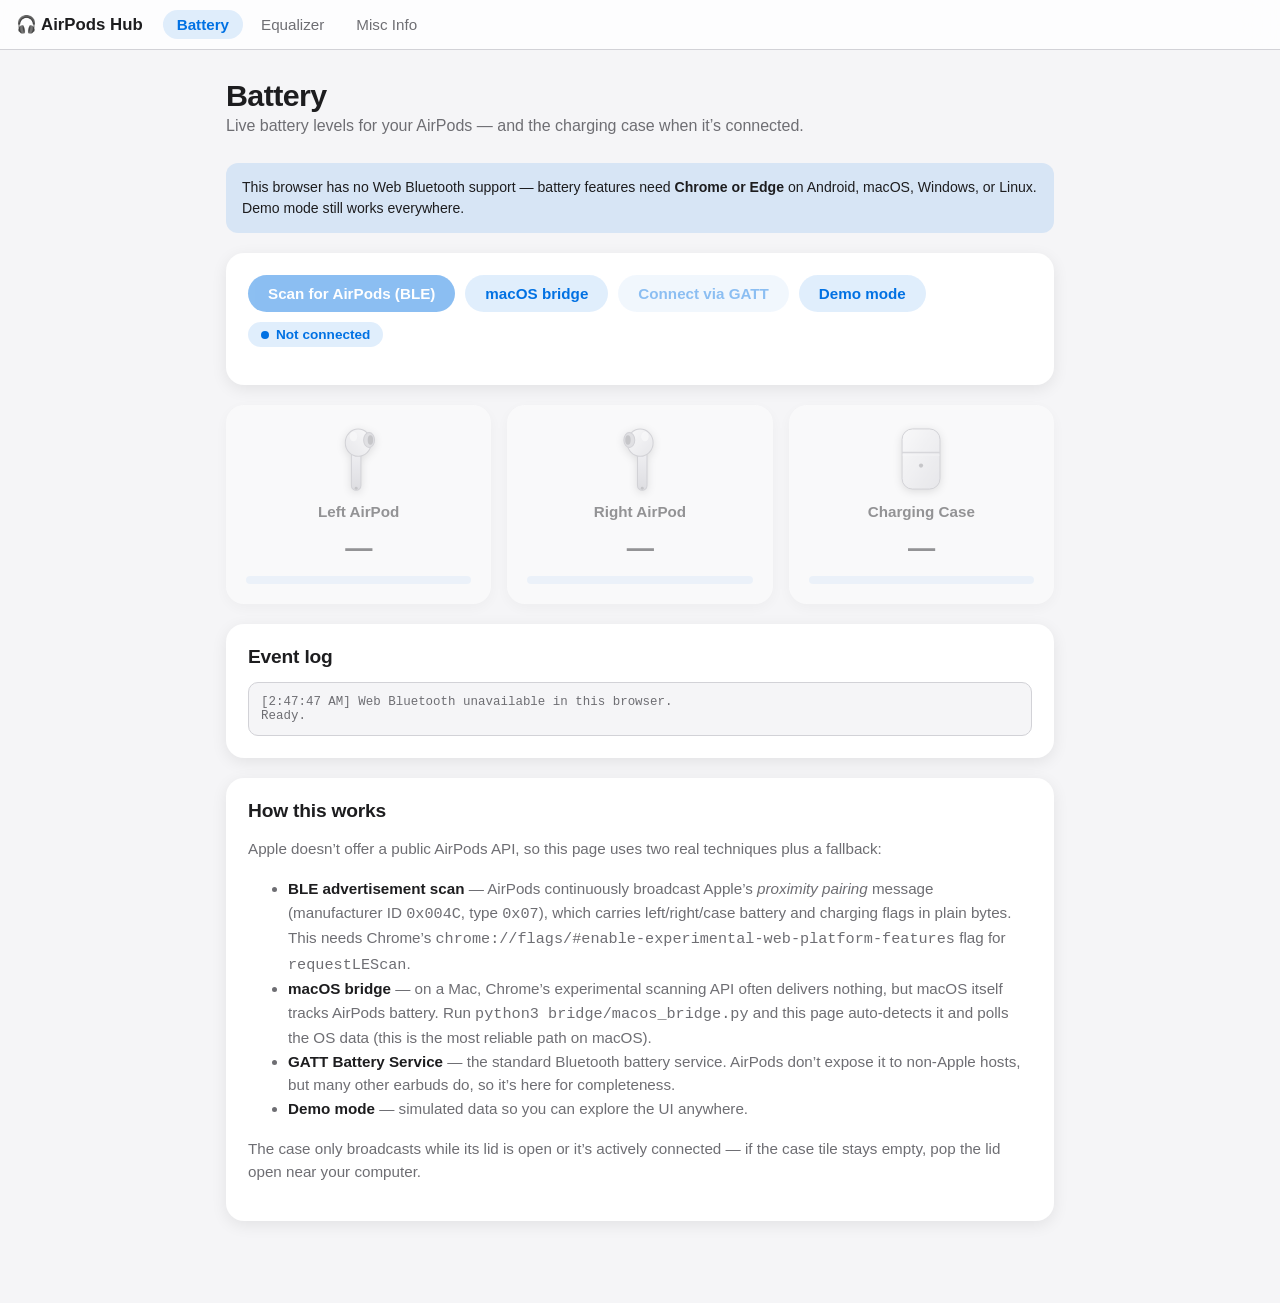
<file: index.html>
<!DOCTYPE html>
<html lang="en">
<head>
  <meta charset="UTF-8" />
  <meta name="viewport" content="width=device-width, initial-scale=1.0" />
  <title>AirPods Hub — Battery</title>
  <link rel="stylesheet" href="css/styles.css" />
  <link rel="icon" href="data:image/svg+xml,<svg xmlns='http://www.w3.org/2000/svg' viewBox='0 0 100 100'><text y='.9em' font-size='90'>🎧</text></svg>" />
</head>
<body>
  <nav>
    <span class="brand">🎧 AirPods Hub</span>
    <a href="index.html" class="active">Battery</a>
    <a href="equalizer.html">Equalizer</a>
    <a href="info.html">Misc Info</a>
  </nav>

  <main>
    <h1>Battery</h1>
    <p class="subtitle">Live battery levels for your AirPods — and the charging case when it’s connected.</p>

    <div id="compat-notice" class="notice" hidden></div>

    <div class="card">
      <div class="btn-row">
        <button id="btn-scan">Scan for AirPods (BLE)</button>
        <button id="btn-bridge" class="secondary">macOS bridge</button>
        <button id="btn-gatt" class="secondary">Connect via GATT</button>
        <button id="btn-demo" class="secondary">Demo mode</button>
        <span id="status" class="status-pill"><span class="dot"></span><span id="status-text">Not connected</span></span>
      </div>
      <p class="meta-line" id="device-meta"></p>
    </div>

    <div class="battery-grid">
      <div class="battery-tile" id="tile-left">
        <span class="charging-badge">⚡️</span>
        <div class="icon"></div>
        <div class="label">Left AirPod</div>
        <div class="pct">—</div>
        <div class="battery-bar"><div class="fill"></div></div>
      </div>
      <div class="battery-tile" id="tile-right">
        <span class="charging-badge">⚡️</span>
        <div class="icon"></div>
        <div class="label">Right AirPod</div>
        <div class="pct">—</div>
        <div class="battery-bar"><div class="fill"></div></div>
      </div>
      <div class="battery-tile" id="tile-case">
        <span class="charging-badge">⚡️</span>
        <div class="icon"></div>
        <div class="label">Charging Case</div>
        <div class="pct">—</div>
        <div class="battery-bar"><div class="fill"></div></div>
      </div>
    </div>

    <div class="card" style="margin-top: 20px;">
      <h2>Event log</h2>
      <div class="log" id="log">Ready.</div>
    </div>

    <div class="card">
      <h2>How this works</h2>
      <p>
        Apple doesn’t offer a public AirPods API, so this page uses two real techniques plus a fallback:
      </p>
      <ul>
        <li><strong>BLE advertisement scan</strong> — AirPods continuously broadcast Apple’s
          <em>proximity pairing</em> message (manufacturer ID <code>0x004C</code>, type <code>0x07</code>),
          which carries left/right/case battery and charging flags in plain bytes. This needs Chrome’s
          <code>chrome://flags/#enable-experimental-web-platform-features</code> flag for
          <code>requestLEScan</code>.</li>
        <li><strong>macOS bridge</strong> — on a Mac, Chrome’s experimental scanning API often delivers
          nothing, but macOS itself tracks AirPods battery. Run
          <code>python3 bridge/macos_bridge.py</code> and this page auto-detects it and polls the OS data
          (this is the most reliable path on macOS).</li>
        <li><strong>GATT Battery Service</strong> — the standard Bluetooth battery service. AirPods don’t
          expose it to non-Apple hosts, but many other earbuds do, so it’s here for completeness.</li>
        <li><strong>Demo mode</strong> — simulated data so you can explore the UI anywhere.</li>
      </ul>
      <p>
        The case only broadcasts while its lid is open or it’s actively connected — if the case tile stays
        empty, pop the lid open near your computer.
      </p>
    </div>
  </main>

  <script src="js/airpods-art.js"></script>
  <script src="js/battery.js"></script>
</body>
</html>
</file>
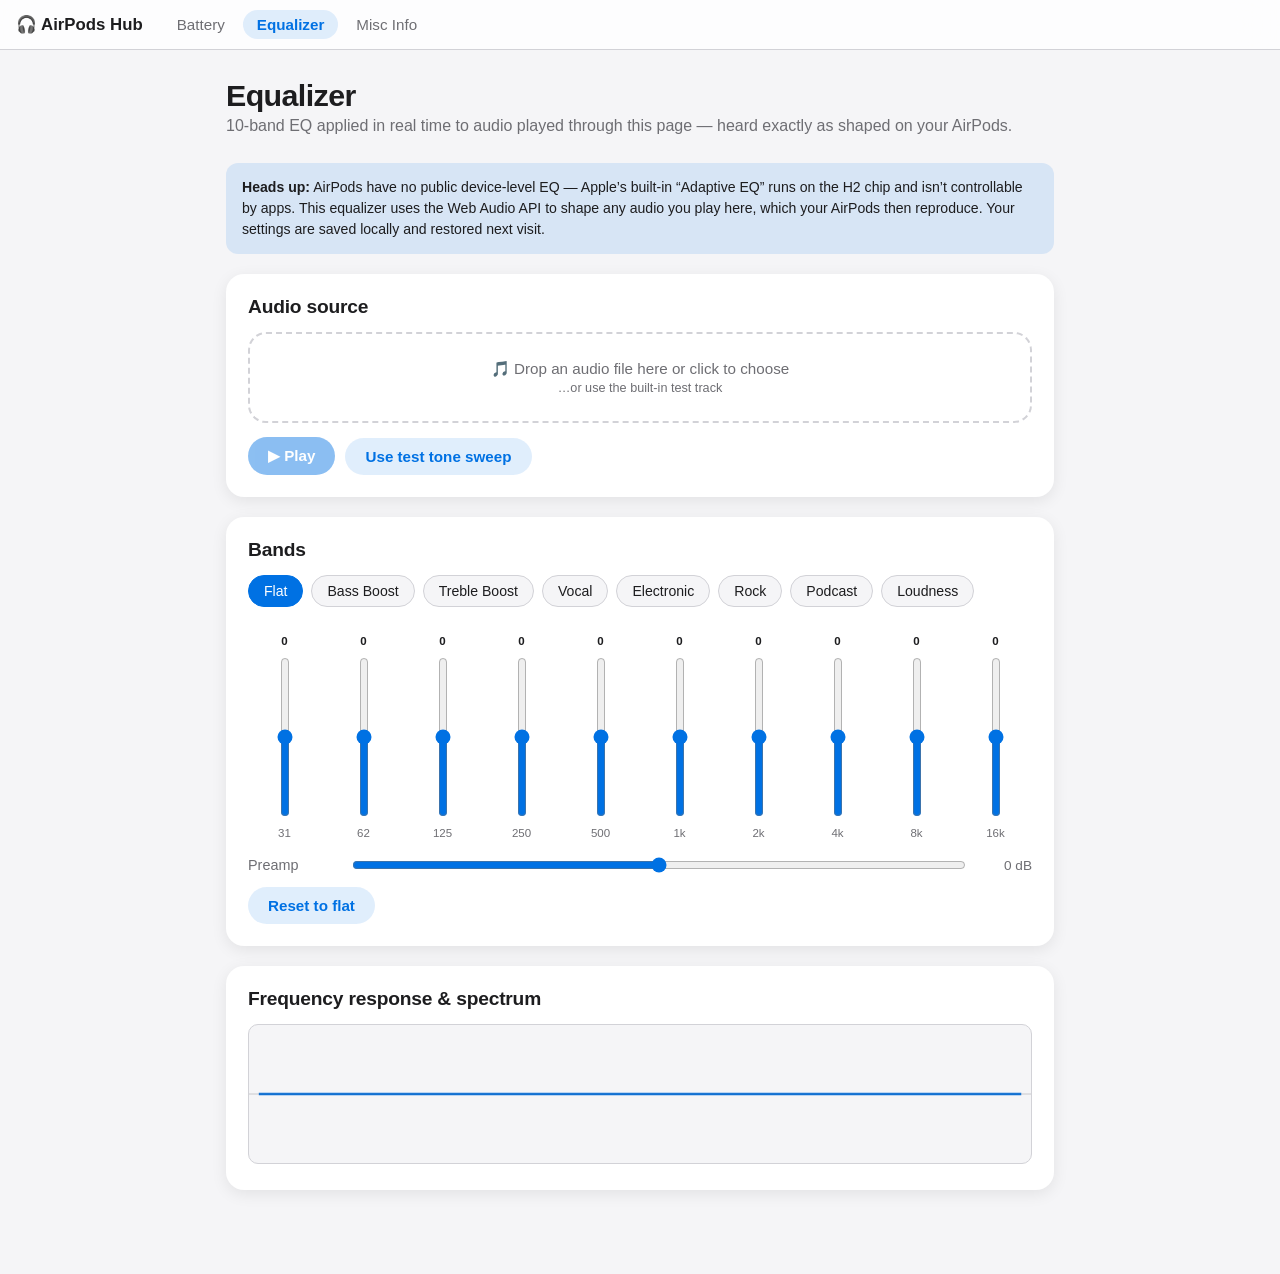
<file: equalizer.html>
<!DOCTYPE html>
<html lang="en">
<head>
  <meta charset="UTF-8" />
  <meta name="viewport" content="width=device-width, initial-scale=1.0" />
  <title>AirPods Hub — Equalizer</title>
  <link rel="stylesheet" href="css/styles.css" />
  <link rel="icon" href="data:image/svg+xml,<svg xmlns='http://www.w3.org/2000/svg' viewBox='0 0 100 100'><text y='.9em' font-size='90'>🎧</text></svg>" />
</head>
<body>
  <nav>
    <span class="brand">🎧 AirPods Hub</span>
    <a href="index.html">Battery</a>
    <a href="equalizer.html" class="active">Equalizer</a>
    <a href="info.html">Misc Info</a>
  </nav>

  <main>
    <h1>Equalizer</h1>
    <p class="subtitle">10-band EQ applied in real time to audio played through this page — heard exactly as shaped on your AirPods.</p>

    <div class="notice">
      <strong>Heads up:</strong> AirPods have no public device-level EQ — Apple’s built-in “Adaptive EQ”
      runs on the H2 chip and isn’t controllable by apps. This equalizer uses the Web Audio API to shape
      any audio you play here, which your AirPods then reproduce. Your settings are saved locally and
      restored next visit.
    </div>

    <div class="card">
      <h2>Audio source</h2>
      <div class="drop-zone" id="drop-zone">
        🎵 Drop an audio file here or click to choose<br />
        <small>…or use the built-in test track</small>
      </div>
      <input type="file" id="file-input" accept="audio/*" />
      <div class="btn-row" style="margin-top: 14px;">
        <button id="btn-play" disabled>▶︎ Play</button>
        <button id="btn-test" class="secondary">Use test tone sweep</button>
        <span id="track-name" class="meta-line" style="margin: 0;"></span>
      </div>
    </div>

    <div class="card">
      <h2>Bands</h2>
      <div class="preset-row" id="presets"></div>
      <div class="eq-bands" id="eq-bands"></div>
      <div class="slider-row">
        <label for="preamp">Preamp</label>
        <input type="range" id="preamp" min="-12" max="12" step="0.5" value="0" />
        <span class="val" id="preamp-val">0 dB</span>
      </div>
      <div class="btn-row">
        <button id="btn-reset" class="secondary">Reset to flat</button>
      </div>
    </div>

    <div class="card">
      <h2>Frequency response & spectrum</h2>
      <canvas class="eq-canvas" id="eq-canvas" width="800" height="140"></canvas>
    </div>
  </main>

  <script src="js/equalizer.js"></script>
</body>
</html>
</file>
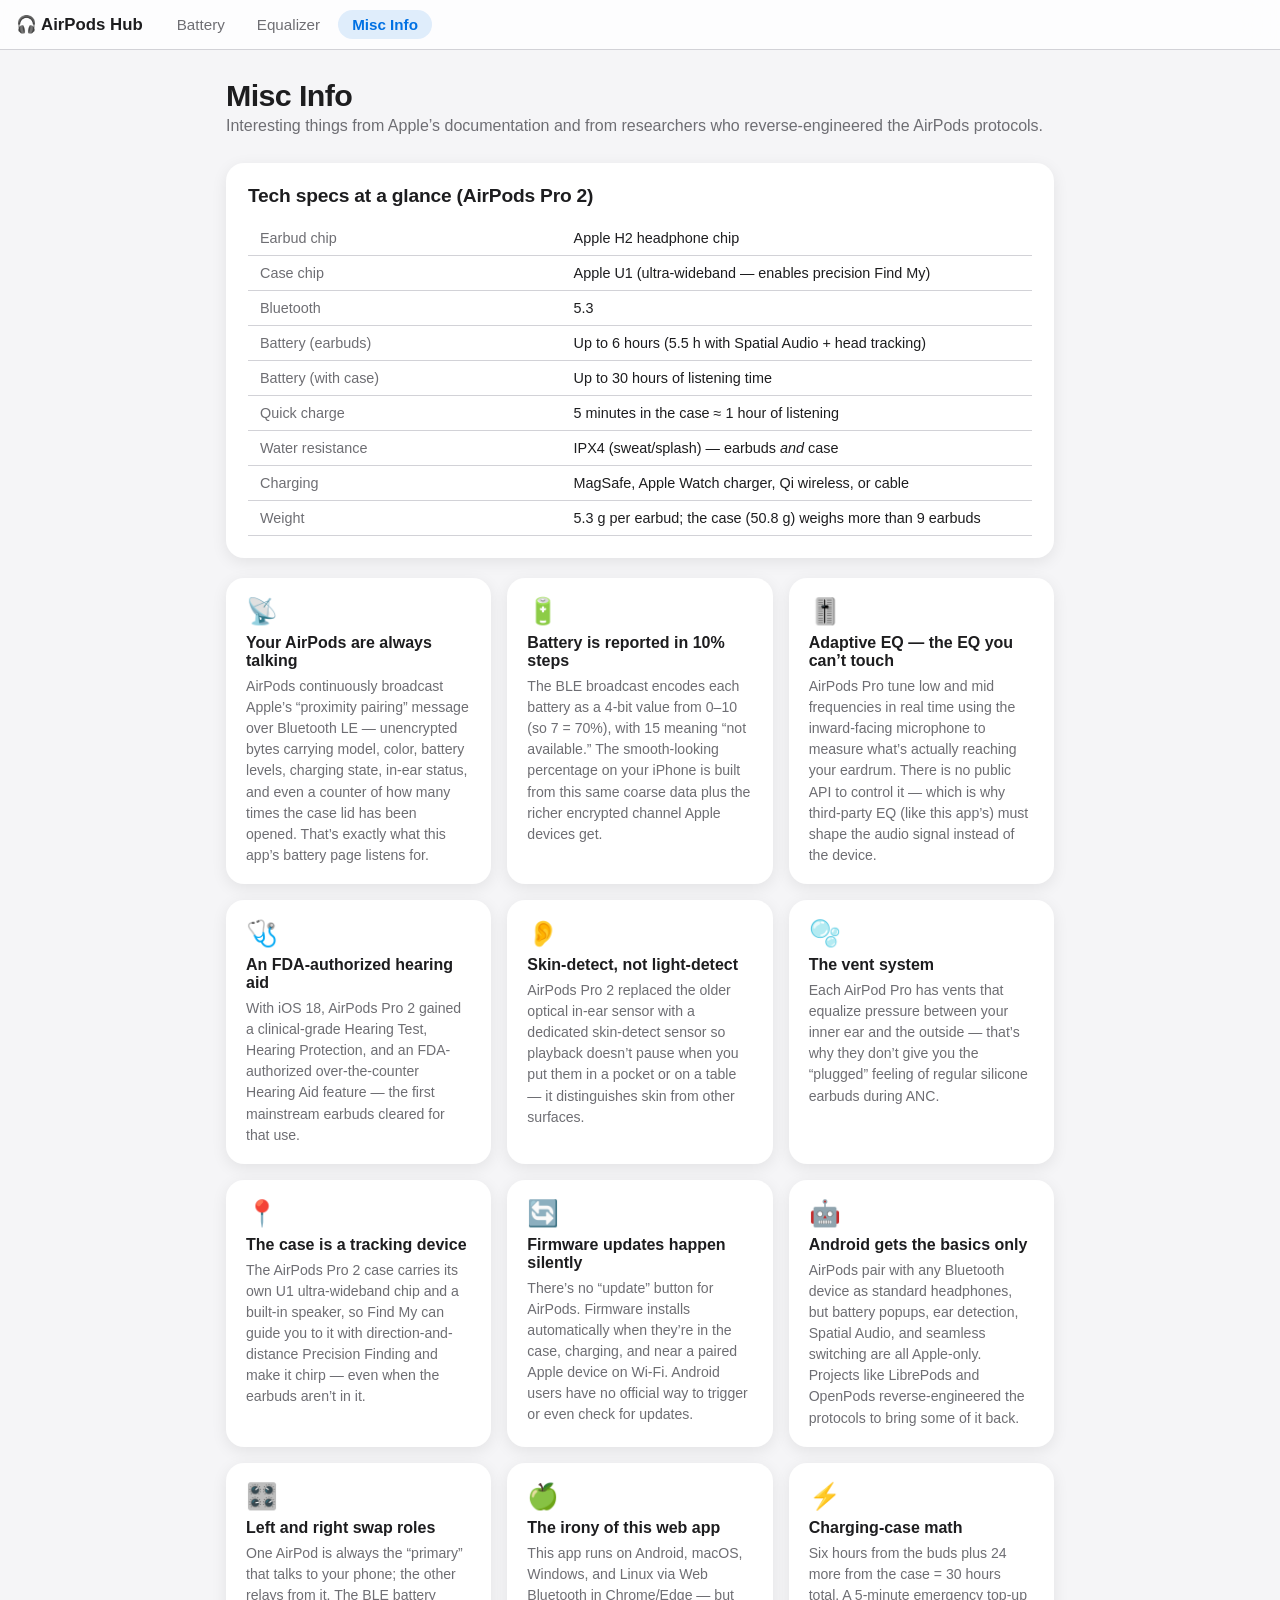
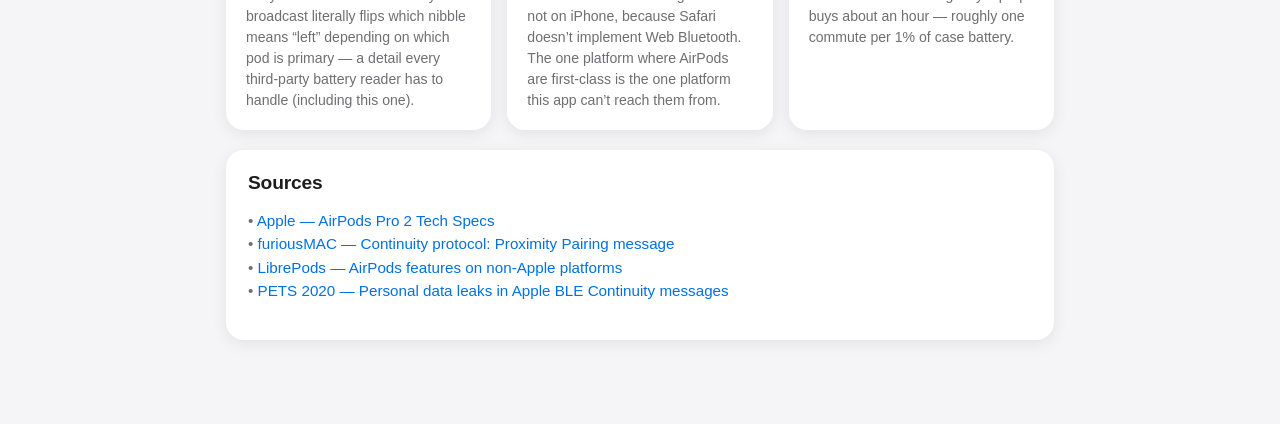
<file: info.html>
<!DOCTYPE html>
<html lang="en">
<head>
  <meta charset="UTF-8" />
  <meta name="viewport" content="width=device-width, initial-scale=1.0" />
  <title>AirPods Hub — Misc Info</title>
  <link rel="stylesheet" href="css/styles.css" />
  <link rel="icon" href="data:image/svg+xml,<svg xmlns='http://www.w3.org/2000/svg' viewBox='0 0 100 100'><text y='.9em' font-size='90'>🎧</text></svg>" />
</head>
<body>
  <nav>
    <span class="brand">🎧 AirPods Hub</span>
    <a href="index.html">Battery</a>
    <a href="equalizer.html">Equalizer</a>
    <a href="info.html" class="active">Misc Info</a>
  </nav>

  <main>
    <h1>Misc Info</h1>
    <p class="subtitle">Interesting things from Apple’s documentation and from researchers who reverse-engineered the AirPods protocols.</p>

    <div class="card">
      <h2>Tech specs at a glance (AirPods Pro 2)</h2>
      <table class="spec-table">
        <tr><td>Earbud chip</td><td>Apple H2 headphone chip</td></tr>
        <tr><td>Case chip</td><td>Apple U1 (ultra-wideband — enables precision Find My)</td></tr>
        <tr><td>Bluetooth</td><td>5.3</td></tr>
        <tr><td>Battery (earbuds)</td><td>Up to 6 hours (5.5 h with Spatial Audio + head tracking)</td></tr>
        <tr><td>Battery (with case)</td><td>Up to 30 hours of listening time</td></tr>
        <tr><td>Quick charge</td><td>5 minutes in the case ≈ 1 hour of listening</td></tr>
        <tr><td>Water resistance</td><td>IPX4 (sweat/splash) — earbuds <em>and</em> case</td></tr>
        <tr><td>Charging</td><td>MagSafe, Apple Watch charger, Qi wireless, or cable</td></tr>
        <tr><td>Weight</td><td>5.3 g per earbud; the case (50.8 g) weighs more than 9 earbuds</td></tr>
      </table>
    </div>

    <div class="fact-grid">
      <div class="fact">
        <span class="emoji">📡</span>
        <h3>Your AirPods are always talking</h3>
        <p>AirPods continuously broadcast Apple’s “proximity pairing” message over Bluetooth LE —
        unencrypted bytes carrying model, color, battery levels, charging state, in-ear status, and even
        a counter of how many times the case lid has been opened. That’s exactly what this app’s battery
        page listens for.</p>
      </div>

      <div class="fact">
        <span class="emoji">🔋</span>
        <h3>Battery is reported in 10% steps</h3>
        <p>The BLE broadcast encodes each battery as a 4-bit value from 0–10 (so 7 = 70%), with 15 meaning
        “not available.” The smooth-looking percentage on your iPhone is built from this same coarse data
        plus the richer encrypted channel Apple devices get.</p>
      </div>

      <div class="fact">
        <span class="emoji">🎚️</span>
        <h3>Adaptive EQ — the EQ you can’t touch</h3>
        <p>AirPods Pro tune low and mid frequencies in real time using the inward-facing microphone to
        measure what’s actually reaching your eardrum. There is no public API to control it — which is why
        third-party EQ (like this app’s) must shape the audio signal instead of the device.</p>
      </div>

      <div class="fact">
        <span class="emoji">🩺</span>
        <h3>An FDA-authorized hearing aid</h3>
        <p>With iOS 18, AirPods Pro 2 gained a clinical-grade Hearing Test, Hearing Protection, and an
        FDA-authorized over-the-counter Hearing Aid feature — the first mainstream earbuds cleared for
        that use.</p>
      </div>

      <div class="fact">
        <span class="emoji">👂</span>
        <h3>Skin-detect, not light-detect</h3>
        <p>AirPods Pro 2 replaced the older optical in-ear sensor with a dedicated skin-detect sensor so
        playback doesn’t pause when you put them in a pocket or on a table — it distinguishes skin from
        other surfaces.</p>
      </div>

      <div class="fact">
        <span class="emoji">🫧</span>
        <h3>The vent system</h3>
        <p>Each AirPod Pro has vents that equalize pressure between your inner ear and the outside —
        that’s why they don’t give you the “plugged” feeling of regular silicone earbuds during ANC.</p>
      </div>

      <div class="fact">
        <span class="emoji">📍</span>
        <h3>The case is a tracking device</h3>
        <p>The AirPods Pro 2 case carries its own U1 ultra-wideband chip and a built-in speaker, so Find My
        can guide you to it with direction-and-distance Precision Finding and make it chirp — even when the
        earbuds aren’t in it.</p>
      </div>

      <div class="fact">
        <span class="emoji">🔄</span>
        <h3>Firmware updates happen silently</h3>
        <p>There’s no “update” button for AirPods. Firmware installs automatically when they’re in the
        case, charging, and near a paired Apple device on Wi-Fi. Android users have no official way to
        trigger or even check for updates.</p>
      </div>

      <div class="fact">
        <span class="emoji">🤖</span>
        <h3>Android gets the basics only</h3>
        <p>AirPods pair with any Bluetooth device as standard headphones, but battery popups, ear
        detection, Spatial Audio, and seamless switching are all Apple-only. Projects like LibrePods and
        OpenPods reverse-engineered the protocols to bring some of it back.</p>
      </div>

      <div class="fact">
        <span class="emoji">🎛️</span>
        <h3>Left and right swap roles</h3>
        <p>One AirPod is always the “primary” that talks to your phone; the other relays from it. The BLE
        battery broadcast literally flips which nibble means “left” depending on which pod is primary —
        a detail every third-party battery reader has to handle (including this one).</p>
      </div>

      <div class="fact">
        <span class="emoji">🍏</span>
        <h3>The irony of this web app</h3>
        <p>This app runs on Android, macOS, Windows, and Linux via Web Bluetooth in Chrome/Edge — but not
        on iPhone, because Safari doesn’t implement Web Bluetooth. The one platform where AirPods are
        first-class is the one platform this app can’t reach them from.</p>
      </div>

      <div class="fact">
        <span class="emoji">⚡</span>
        <h3>Charging-case math</h3>
        <p>Six hours from the buds plus 24 more from the case = 30 hours total. A 5-minute emergency
        top-up buys about an hour — roughly one commute per 1% of case battery.</p>
      </div>
    </div>

    <div class="card" style="margin-top: 20px;">
      <h2>Sources</h2>
      <p class="sources">
        • <a href="https://support.apple.com/en-us/111851" target="_blank" rel="noopener">Apple — AirPods Pro 2 Tech Specs</a><br />
        • <a href="https://github.com/furiousMAC/continuity/blob/master/messages/proximity_pairing.md" target="_blank" rel="noopener">furiousMAC — Continuity protocol: Proximity Pairing message</a><br />
        • <a href="https://github.com/kavishdevar/librepods" target="_blank" rel="noopener">LibrePods — AirPods features on non-Apple platforms</a><br />
        • <a href="https://petsymposium.org/popets/2020/popets-2020-0003.pdf" target="_blank" rel="noopener">PETS 2020 — Personal data leaks in Apple BLE Continuity messages</a>
      </p>
    </div>
  </main>
</body>
</html>
</file>
<file: css/styles.css>
/* AirPods Web App — shared styles */

:root {
  --bg: #f5f5f7;
  --surface: #ffffff;
  --text: #1d1d1f;
  --text-dim: #6e6e73;
  --accent: #0071e3;
  --accent-soft: rgba(0, 113, 227, 0.12);
  --green: #30d158;
  --yellow: #ffd60a;
  --red: #ff453a;
  --border: #d2d2d7;
  --shadow: 0 4px 16px rgba(0, 0, 0, 0.08);
  --radius: 18px;
}

@media (prefers-color-scheme: dark) {
  :root {
    --bg: #000000;
    --surface: #1c1c1e;
    --text: #f5f5f7;
    --text-dim: #98989d;
    --accent: #0a84ff;
    --accent-soft: rgba(10, 132, 255, 0.18);
    --border: #38383a;
    --shadow: 0 4px 16px rgba(0, 0, 0, 0.5);
  }
}

* { box-sizing: border-box; }

body {
  margin: 0;
  font-family: -apple-system, BlinkMacSystemFont, "Segoe UI", Roboto,
    "Helvetica Neue", Arial, sans-serif;
  background: var(--bg);
  color: var(--text);
  -webkit-font-smoothing: antialiased;
  min-height: 100vh;
}

/* ---- Nav ---- */
nav {
  position: sticky;
  top: 0;
  z-index: 10;
  display: flex;
  align-items: center;
  gap: 4px;
  padding: 10px 16px;
  background: color-mix(in srgb, var(--surface) 80%, transparent);
  backdrop-filter: blur(20px);
  border-bottom: 1px solid var(--border);
}

nav .brand {
  font-weight: 700;
  font-size: 1.05rem;
  margin-right: 16px;
  display: flex;
  align-items: center;
  gap: 8px;
}

nav a {
  color: var(--text-dim);
  text-decoration: none;
  padding: 6px 14px;
  border-radius: 99px;
  font-size: 0.95rem;
  transition: background 0.15s, color 0.15s;
}

nav a:hover { color: var(--text); }

nav a.active {
  background: var(--accent-soft);
  color: var(--accent);
  font-weight: 600;
}

main {
  max-width: 860px;
  margin: 0 auto;
  padding: 28px 16px 64px;
}

h1 { font-size: 1.9rem; margin: 0 0 4px; letter-spacing: -0.02em; }
.subtitle { color: var(--text-dim); margin: 0 0 28px; font-size: 1rem; }

/* ---- Cards ---- */
.card {
  background: var(--surface);
  border-radius: var(--radius);
  padding: 22px;
  box-shadow: var(--shadow);
  margin-bottom: 20px;
}

.card h2 {
  margin: 0 0 14px;
  font-size: 1.2rem;
  letter-spacing: -0.01em;
}

.card h3 { font-size: 1rem; margin: 18px 0 8px; }
.card p, .card li { color: var(--text-dim); line-height: 1.55; font-size: 0.95rem; }
.card strong { color: var(--text); }

/* ---- Buttons ---- */
button, .btn {
  font: inherit;
  border: none;
  cursor: pointer;
  background: var(--accent);
  color: #fff;
  padding: 10px 20px;
  border-radius: 99px;
  font-size: 0.95rem;
  font-weight: 600;
  transition: filter 0.15s, transform 0.05s;
}

button:hover { filter: brightness(1.1); }
button:active { transform: scale(0.97); }
button:disabled { opacity: 0.45; cursor: not-allowed; }

button.secondary {
  background: var(--accent-soft);
  color: var(--accent);
}

.btn-row { display: flex; flex-wrap: wrap; gap: 10px; align-items: center; }

/* ---- Status pill ---- */
.status-pill {
  display: inline-flex;
  align-items: center;
  gap: 7px;
  padding: 5px 13px;
  border-radius: 99px;
  font-size: 0.85rem;
  font-weight: 600;
  background: var(--accent-soft);
  color: var(--accent);
}

.status-pill .dot {
  width: 8px; height: 8px; border-radius: 50%;
  background: currentColor;
}

.status-pill.live { background: rgba(48, 209, 88, 0.15); color: var(--green); }
.status-pill.live .dot { animation: pulse 1.4s ease infinite; }

@keyframes pulse {
  0%, 100% { opacity: 1; }
  50% { opacity: 0.3; }
}

/* ---- Battery grid ---- */
.battery-grid {
  display: grid;
  grid-template-columns: repeat(auto-fit, minmax(180px, 1fr));
  gap: 16px;
}

.battery-tile {
  background: var(--surface);
  border-radius: var(--radius);
  box-shadow: var(--shadow);
  padding: 20px;
  text-align: center;
  position: relative;
  opacity: 0.45;
  transition: opacity 0.3s;
}

.battery-tile.available { opacity: 1; }

.battery-tile .icon {
  height: 68px;
  display: flex;
  align-items: center;
  justify-content: center;
}

.battery-tile .icon svg {
  height: 100%;
  width: auto;
  filter: drop-shadow(0 2px 4px rgba(0, 0, 0, 0.25));
}
.battery-tile .label {
  font-weight: 600;
  margin: 10px 0 12px;
  font-size: 0.95rem;
}

.battery-tile .pct {
  font-size: 1.7rem;
  font-weight: 700;
  letter-spacing: -0.02em;
  font-variant-numeric: tabular-nums;
}

.battery-tile .charging-badge {
  position: absolute;
  top: 12px;
  right: 14px;
  font-size: 1rem;
  display: none;
}

.battery-tile.charging .charging-badge { display: block; }

.battery-bar {
  height: 8px;
  border-radius: 99px;
  background: var(--accent-soft);
  margin-top: 12px;
  overflow: hidden;
}

.battery-bar .fill {
  height: 100%;
  border-radius: 99px;
  background: var(--green);
  width: 0%;
  transition: width 0.5s ease, background 0.5s;
}

.meta-line { color: var(--text-dim); font-size: 0.85rem; margin-top: 16px; }

/* ---- Log ---- */
.log {
  font-family: ui-monospace, SFMono-Regular, Menlo, monospace;
  font-size: 0.78rem;
  background: var(--bg);
  border: 1px solid var(--border);
  border-radius: 10px;
  padding: 12px;
  max-height: 180px;
  overflow-y: auto;
  white-space: pre-wrap;
  color: var(--text-dim);
}

/* ---- EQ ---- */
.eq-bands {
  display: flex;
  gap: 6px;
  justify-content: space-between;
  padding: 10px 0 4px;
}

.eq-band {
  display: flex;
  flex-direction: column;
  align-items: center;
  gap: 8px;
  flex: 1;
}

.eq-band input[type="range"] {
  writing-mode: vertical-lr;
  direction: rtl;
  width: 28px;
  height: 160px;
  accent-color: var(--accent);
  cursor: pointer;
}

.eq-band .freq { font-size: 0.72rem; color: var(--text-dim); white-space: nowrap; }
.eq-band .gain {
  font-size: 0.72rem;
  font-weight: 600;
  font-variant-numeric: tabular-nums;
  min-height: 1em;
}

.preset-row { display: flex; flex-wrap: wrap; gap: 8px; margin-bottom: 18px; }

.preset-row button {
  background: var(--bg);
  color: var(--text);
  border: 1px solid var(--border);
  font-weight: 500;
  padding: 7px 15px;
  font-size: 0.88rem;
}

.preset-row button.active {
  background: var(--accent);
  color: #fff;
  border-color: var(--accent);
}

canvas.eq-canvas {
  width: 100%;
  height: 140px;
  border-radius: 10px;
  background: var(--bg);
  border: 1px solid var(--border);
}

.slider-row {
  display: flex;
  align-items: center;
  gap: 12px;
  margin: 12px 0;
}

.slider-row label { min-width: 90px; font-size: 0.9rem; color: var(--text-dim); }
.slider-row input[type="range"] { flex: 1; accent-color: var(--accent); }
.slider-row .val {
  min-width: 52px; text-align: right; font-size: 0.85rem;
  font-variant-numeric: tabular-nums; color: var(--text-dim);
}

input[type="file"] { display: none; }

.drop-zone {
  border: 2px dashed var(--border);
  border-radius: var(--radius);
  padding: 26px;
  text-align: center;
  color: var(--text-dim);
  cursor: pointer;
  transition: border-color 0.2s, background 0.2s;
  font-size: 0.95rem;
}

.drop-zone:hover, .drop-zone.over {
  border-color: var(--accent);
  background: var(--accent-soft);
}

/* ---- Info page ---- */
.fact-grid {
  display: grid;
  grid-template-columns: repeat(auto-fit, minmax(240px, 1fr));
  gap: 16px;
}

.fact {
  background: var(--surface);
  border-radius: var(--radius);
  box-shadow: var(--shadow);
  padding: 18px 20px;
}

.fact .emoji { font-size: 1.6rem; }
.fact h3 { margin: 8px 0 6px; font-size: 1rem; }
.fact p { margin: 0; color: var(--text-dim); font-size: 0.88rem; line-height: 1.5; }

.sources { font-size: 0.82rem; color: var(--text-dim); }
.sources a { color: var(--accent); text-decoration: none; }
.sources a:hover { text-decoration: underline; }

table.spec-table {
  width: 100%;
  border-collapse: collapse;
  font-size: 0.9rem;
}

table.spec-table td, table.spec-table th {
  padding: 9px 12px;
  border-bottom: 1px solid var(--border);
  text-align: left;
}

table.spec-table th { color: var(--text-dim); font-weight: 600; }
table.spec-table td:first-child { color: var(--text-dim); width: 40%; }

.notice {
  background: var(--accent-soft);
  border-radius: 12px;
  padding: 14px 16px;
  font-size: 0.88rem;
  color: var(--text);
  line-height: 1.5;
  margin-bottom: 20px;
}
</file>
